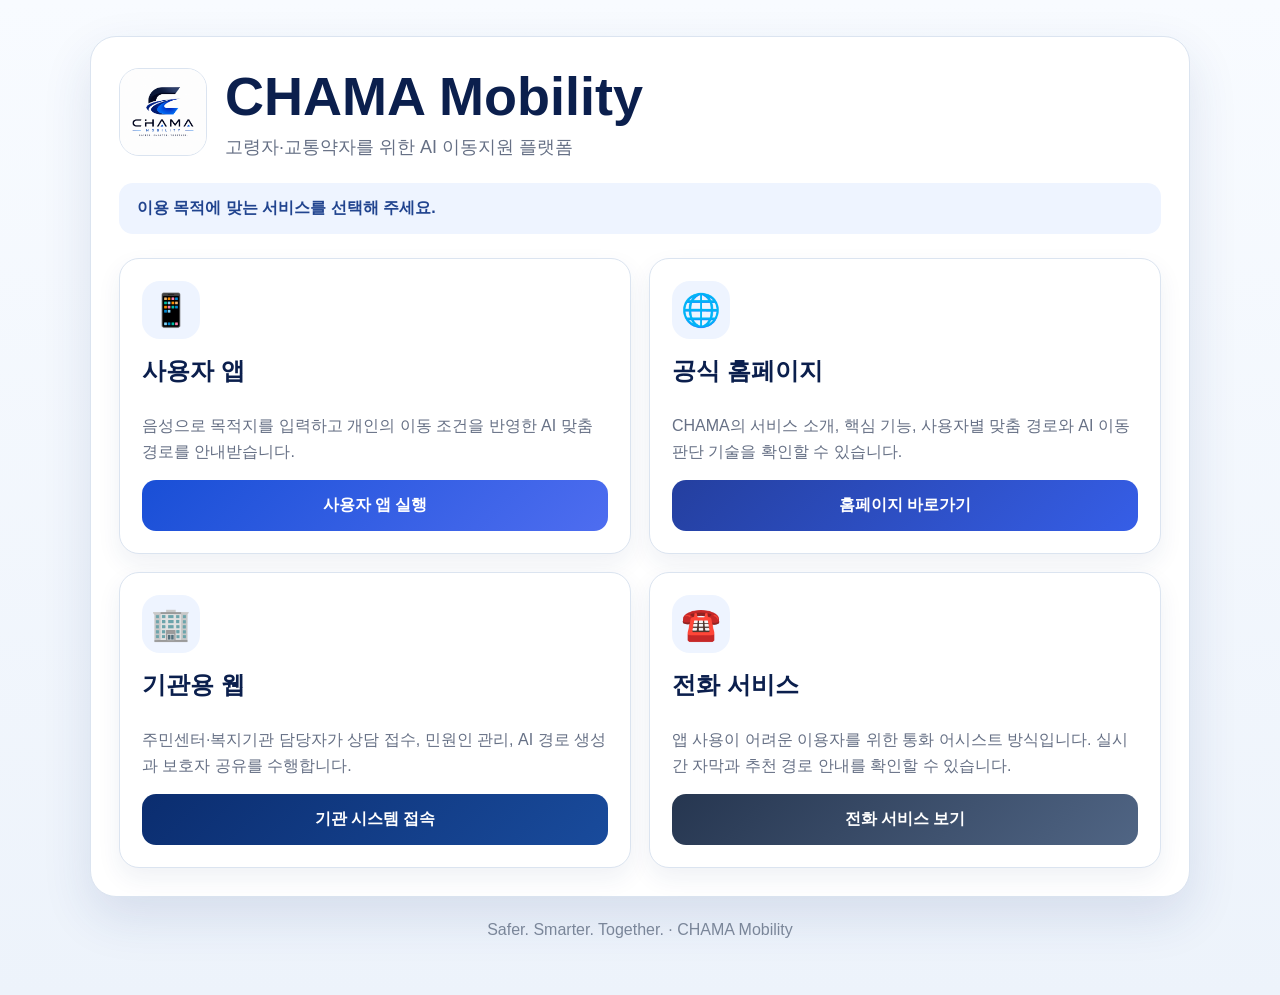
<file: index.html>
<!doctype html>
<html lang="ko">
<head>
<meta charset="utf-8">
<meta name="viewport" content="width=device-width,initial-scale=1">
<title>CHAMA Mobility 서비스 선택</title>
<style>
:root{
  --navy:#0b1f4d;--blue:#194fd6;--blue2:#4e6df0;
  --bg:#f3f7fc;--line:#dbe4f0;--text:#17223b;--muted:#667085;
}
*{box-sizing:border-box}
body{
  margin:0;
  font-family:Arial,"Noto Sans KR",sans-serif;
  background:linear-gradient(180deg,#f8fbff,#edf3fb);
  color:var(--text);
}
.wrap{width:min(1100px,92vw);margin:0 auto;padding:36px 0 56px}
.hero{
  background:#fff;border:1px solid var(--line);border-radius:26px;padding:28px;
  box-shadow:0 20px 50px rgba(30,60,120,.12)
}
.brand{display:flex;align-items:center;gap:18px}
.logo{
  width:88px;height:88px;border-radius:20px;border:1px solid var(--line);
  background:#fff;
  display:flex;align-items:center;justify-content:center;overflow:hidden;
}
.logo img{
  width:100%;height:100%;object-fit:contain;
}
h1{margin:0;color:var(--navy);font-size:clamp(32px,5vw,54px)}
.sub{margin:8px 0 0;color:var(--muted);font-size:18px}
.notice{
  margin-top:24px;background:#eef4ff;color:#21448f;
  padding:15px 18px;border-radius:14px;font-weight:700
}
.grid{
  display:grid !important;
  grid-template-columns:1fr 1fr !important;
  gap:18px;
  margin-top:24px;
  width:100%;
}
.card{
  background:#fff;border:1px solid var(--line);border-radius:20px;padding:22px;
  display:flex;flex-direction:column;min-height:270px;
  box-shadow:0 10px 24px rgba(30,60,120,.07)
}
.icon{
  font-size:32px;width:58px;height:58px;border-radius:18px;
  background:#eef4ff;display:grid;place-items:center;margin-bottom:16px
}
h2{margin:0 0 10px;color:var(--navy)}
p{color:var(--muted);line-height:1.6}
.btn{
  margin-top:auto;display:inline-flex;justify-content:center;align-items:center;
  text-decoration:none;border:0;border-radius:14px;padding:15px 16px;
  font-weight:800;font-size:16px;color:#fff;
  background:linear-gradient(135deg,var(--blue),var(--blue2));cursor:pointer
}
.btn.admin{background:linear-gradient(135deg,#0b2d6f,#194b9c)}
.btn.phone{background:linear-gradient(135deg,#263650,#506584)}
.btn.home{background:linear-gradient(135deg,#243f9f,#365ee7)}
.phone-panel{
  display:none;margin-top:24px;background:#fff;border:1px solid var(--line);
  border-radius:20px;padding:22px
}
.phone-panel.open{display:block}
.call-demo{
  background:#f7f9fd;border:1px solid var(--line);border-radius:18px;
  padding:22px;display:grid;gap:12px
}
.bubble{padding:14px 16px;border-radius:14px;max-width:82%;line-height:1.5}
.ai{background:#eaf1ff;color:#173b86}
.user{background:#f1f3f7;margin-left:auto;color:#344054}
.close{
  margin-top:14px;border:0;border-radius:12px;padding:12px 16px;
  background:#eef2f8;font-weight:700;cursor:pointer
}
footer{text-align:center;color:#7a8699;margin-top:24px}
@media(max-width:820px){
  .wrap{
    width:96vw;
    padding:16px 0 30px;
  }

  .hero{
    padding:14px;
    border-radius:18px;
  }

  .grid{
    grid-template-columns:repeat(2,minmax(0,1fr)) !important;
    gap:10px !important;
  }

  .card{
    padding:14px;
    min-height:250px;
    border-radius:16px;
  }

  .card h2{
    font-size:20px;
    line-height:1.25;
    word-break:keep-all;
  }

  .card p{
    font-size:13px;
    line-height:1.5;
    word-break:keep-all;
  }

  .btn{
    font-size:13px;
    padding:12px 6px;
    word-break:keep-all;
  }

  .icon{
    width:48px;
    height:48px;
    font-size:25px;
    margin-bottom:12px;
  }

  .brand{
    align-items:center;
    gap:10px;
  }

  .logo{
    width:60px !important;
    height:60px !important;
    min-width:60px !important;
  }

  h1{
    font-size:28px;
  }

  .sub{
    font-size:13px;
  }

  .notice{
    font-size:14px;
    padding:12px;
  }
}
</style>
</head>
<body>
<main class="wrap">
<section class="hero">
  <div class="brand">
    <div class="logo" style="width:88px !important;height:88px !important;min-width:88px !important;overflow:hidden !important;"><img src="assets/로고 사진.png" alt="CHAMA Mobility Logo" style="width:100% !important;height:100% !important;object-fit:contain !important;display:block !important;"></div>
    <div>
      <h1>CHAMA Mobility</h1>
      <div class="sub">고령자·교통약자를 위한 AI 이동지원 플랫폼</div>
    </div>
  </div>

  <div class="notice">이용 목적에 맞는 서비스를 선택해 주세요.</div>

  <div class="grid" style="display:grid !important;grid-template-columns:repeat(2,minmax(0,1fr)) !important;gap:18px !important;width:100% !important;">
    <article class="card">
      <div class="icon">📱</div>
      <h2>사용자 앱</h2>
      <p>음성으로 목적지를 입력하고 개인의 이동 조건을 반영한 AI 맞춤 경로를 안내받습니다.</p>
      <a class="btn" href="https://remix-0807-6005.ai.studio" target="_blank" rel="noopener">사용자 앱 실행</a>
    </article>
    <article class="card">
      <div class="icon">🌐</div>
      <h2>공식 홈페이지</h2>
      <p>CHAMA의 서비스 소개, 핵심 기능, 사용자별 맞춤 경로와 AI 이동판단 기술을 확인할 수 있습니다.</p>
      <a class="btn home" href="https://qhtjd3754-hub.github.io/CHAMA-homepage/" target="_blank" rel="noopener">홈페이지 바로가기</a>
    </article>

    <article class="card">
      <div class="icon">🏢</div>
      <h2>기관용 웹</h2>
      <p>주민센터·복지기관 담당자가 상담 접수, 민원인 관리, AI 경로 생성과 보호자 공유를 수행합니다.</p>
     <a class="btn admin" href="https://chama-ai-0810.ai.studio" target="_blank" rel="noopener">기관 시스템 접속</a>
    </article>

    <article class="card">
      <div class="icon">☎️</div>
      <h2>전화 서비스</h2>
      <p>앱 사용이 어려운 이용자를 위한 통화 어시스트 방식입니다. 실시간 자막과 추천 경로 안내를 확인할 수 있습니다.</p>
      <button class="btn phone" id="showPhone" type="button">전화 서비스 보기</button>
    </article>
  </div>

<section class="phone-panel" id="phonePanel">
  <h2>전화 서비스 이용 예시</h2>

  <div style="text-align:center;padding:20px;">
    <img src="call-assist.png"
         alt="통화 어시스트"
         style="max-width:100%;border-radius:18px;box-shadow:0 8px 24px rgba(0,0,0,.15);">

    <p style="margin-top:20px;font-size:17px;line-height:1.7;">
      통화 중 '통화 어시스트' 버튼을 누르면 실시간 자막,
      대화 요약, 추천 경로를 한 화면에서 확인할 수 있습니다.
    </p>

    <button class="close" id="hidePhone" type="button">닫기</button>
  </div>
</section>
</section>

<footer>Safer. Smarter. Together. · CHAMA Mobility</footer>
</main>

<script>
const panel=document.getElementById('phonePanel');
document.getElementById('showPhone').onclick=()=>{
  panel.classList.add('open');
  panel.scrollIntoView({behavior:'smooth'});
};
document.getElementById('hidePhone').onclick=()=>panel.classList.remove('open');
</script>
</body>
</html>
</file>
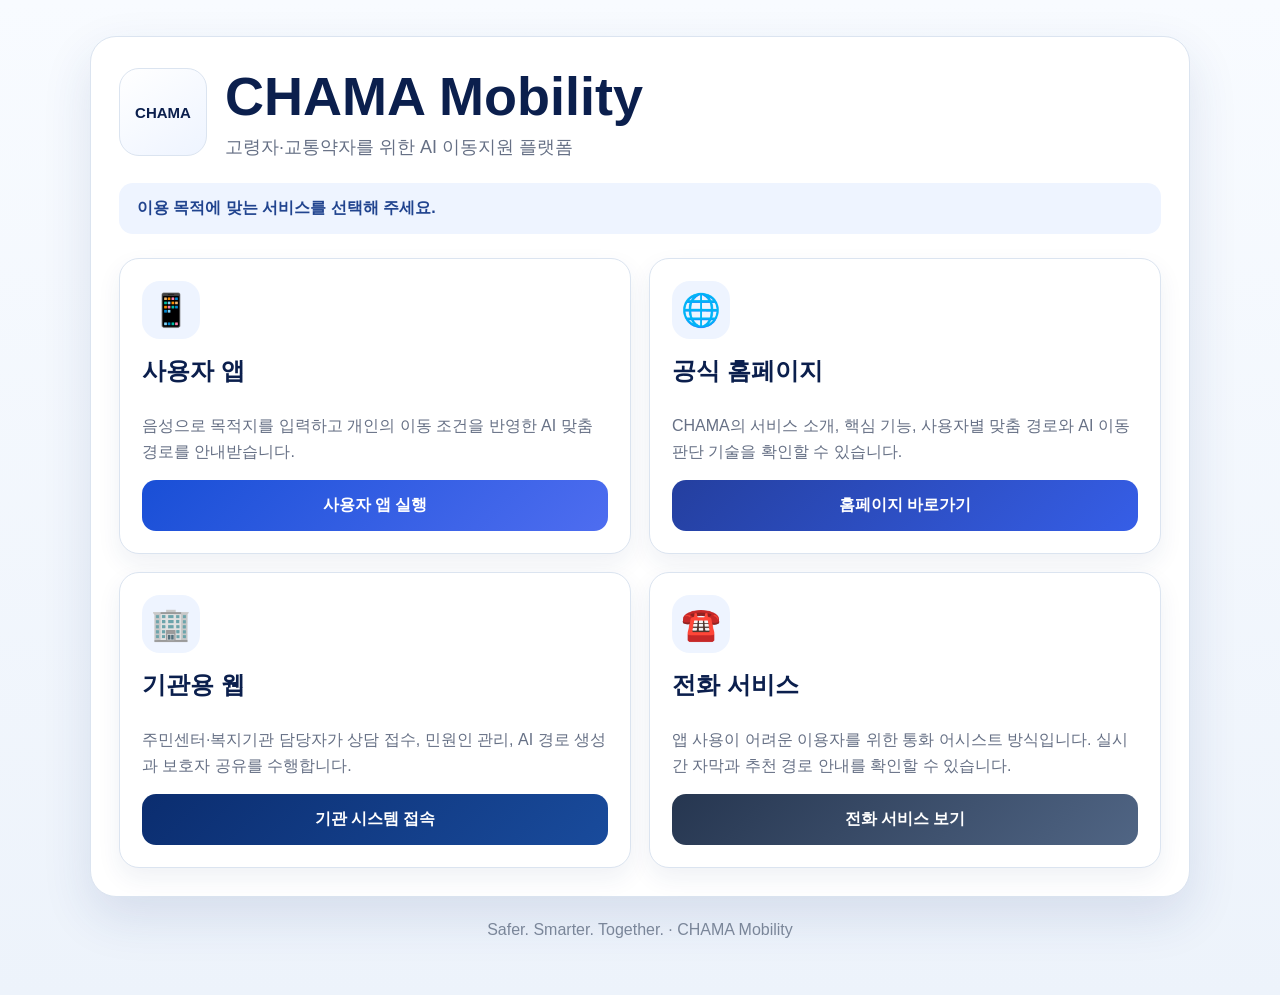
<file: index.html.html>
<!doctype html>
<html lang="ko">
<head>
<meta charset="utf-8">
<meta name="viewport" content="width=device-width,initial-scale=1">
<title>CHAMA Mobility 서비스 선택</title>
<style>
:root{
  --navy:#0b1f4d;--blue:#194fd6;--blue2:#4e6df0;
  --bg:#f3f7fc;--line:#dbe4f0;--text:#17223b;--muted:#667085;
}
*{box-sizing:border-box}
body{
  margin:0;
  font-family:Arial,"Noto Sans KR",sans-serif;
  background:linear-gradient(180deg,#f8fbff,#edf3fb);
  color:var(--text);
}
.wrap{width:min(1100px,92vw);margin:0 auto;padding:36px 0 56px}
.hero{
  background:#fff;border:1px solid var(--line);border-radius:26px;padding:28px;
  box-shadow:0 20px 50px rgba(30,60,120,.12)
}
.brand{display:flex;align-items:center;gap:18px}
.logo{
  width:88px;height:88px;border-radius:20px;border:1px solid var(--line);
  background:linear-gradient(145deg,#fff,#eef4ff);
  display:grid;place-items:center;color:var(--navy);font-weight:900;font-size:15px;
}
h1{margin:0;color:var(--navy);font-size:clamp(32px,5vw,54px)}
.sub{margin:8px 0 0;color:var(--muted);font-size:18px}
.notice{
  margin-top:24px;background:#eef4ff;color:#21448f;
  padding:15px 18px;border-radius:14px;font-weight:700
}
.grid{
  display:grid;grid-template-columns:repeat(2,1fr);
  gap:18px;margin-top:24px
}
.card{
  background:#fff;border:1px solid var(--line);border-radius:20px;padding:22px;
  display:flex;flex-direction:column;min-height:270px;
  box-shadow:0 10px 24px rgba(30,60,120,.07)
}
.icon{
  font-size:32px;width:58px;height:58px;border-radius:18px;
  background:#eef4ff;display:grid;place-items:center;margin-bottom:16px
}
h2{margin:0 0 10px;color:var(--navy)}
p{color:var(--muted);line-height:1.6}
.btn{
  margin-top:auto;display:inline-flex;justify-content:center;align-items:center;
  text-decoration:none;border:0;border-radius:14px;padding:15px 16px;
  font-weight:800;font-size:16px;color:#fff;
  background:linear-gradient(135deg,var(--blue),var(--blue2));cursor:pointer
}
.btn.admin{background:linear-gradient(135deg,#0b2d6f,#194b9c)}
.btn.phone{background:linear-gradient(135deg,#263650,#506584)}
.btn.home{background:linear-gradient(135deg,#243f9f,#365ee7)}
.phone-panel{
  display:none;margin-top:24px;background:#fff;border:1px solid var(--line);
  border-radius:20px;padding:22px
}
.phone-panel.open{display:block}
.call-demo{
  background:#f7f9fd;border:1px solid var(--line);border-radius:18px;
  padding:22px;display:grid;gap:12px
}
.bubble{padding:14px 16px;border-radius:14px;max-width:82%;line-height:1.5}
.ai{background:#eaf1ff;color:#173b86}
.user{background:#f1f3f7;margin-left:auto;color:#344054}
.close{
  margin-top:14px;border:0;border-radius:12px;padding:12px 16px;
  background:#eef2f8;font-weight:700;cursor:pointer
}
footer{text-align:center;color:#7a8699;margin-top:24px}
@media(max-width:820px){
  .grid{grid-template-columns:1fr}
  .brand{align-items:flex-start}
  .logo{width:72px;height:72px}
}
</style>
</head>
<body>
<main class="wrap">
<section class="hero">
  <div class="brand">
    <div class="logo">CHAMA</div>
    <div>
      <h1>CHAMA Mobility</h1>
      <div class="sub">고령자·교통약자를 위한 AI 이동지원 플랫폼</div>
    </div>
  </div>

  <div class="notice">이용 목적에 맞는 서비스를 선택해 주세요.</div>

  <div class="grid">
    <article class="card">
      <div class="icon">📱</div>
      <h2>사용자 앱</h2>
      <p>음성으로 목적지를 입력하고 개인의 이동 조건을 반영한 AI 맞춤 경로를 안내받습니다.</p>
      <a class="btn" href="https://service-7731.ai.studio/" target="_blank" rel="noopener">사용자 앱 실행</a>
    </article>

    <article class="card">
      <div class="icon">🌐</div>
      <h2>공식 홈페이지</h2>
      <p>CHAMA의 서비스 소개, 핵심 기능, 사용자별 맞춤 경로와 AI 이동판단 기술을 확인할 수 있습니다.</p>
      <a class="btn home" href="https://qhtjd3754-hub.github.io/CHAMA-homepage/" target="_blank" rel="noopener">홈페이지 바로가기</a>
    </article>

    <article class="card">
      <div class="icon">🏢</div>
      <h2>기관용 웹</h2>
      <p>주민센터·복지기관 담당자가 상담 접수, 민원인 관리, AI 경로 생성과 보호자 공유를 수행합니다.</p>
      <a class="btn admin" href="https://chama-mobility-v1.ai.studio/" target="_blank" rel="noopener">기관 시스템 접속</a>
    </article>

    <article class="card">
      <div class="icon">☎️</div>
      <h2>전화 서비스</h2>
      <p>앱 사용이 어려운 이용자를 위한 통화 어시스트 방식입니다. 실시간 자막과 추천 경로 안내를 확인할 수 있습니다.</p>
      <button class="btn phone" id="showPhone" type="button">전화 서비스 보기</button>
    </article>
  </div>

  <section class="phone-panel" id="phonePanel">
    <h2>전화 서비스 이용 예시</h2>
    <div class="call-demo">
      <div class="bubble user">서울역에 가기 전에 주민센터를 들르고 싶어요.</div>
      <div class="bubble ai">이동 조건을 반영해 계단을 피하고 저상버스를 이용하는 경로를 안내해드릴게요.</div>
      <div class="bubble user">보호자에게도 도착 예정시간을 알려주세요.</div>
      <div class="bubble ai">현재 경로와 예상 도착시간을 보호자에게 공유했습니다.</div>
    </div>
    <button class="close" id="hidePhone" type="button">닫기</button>
  </section>
</section>

<footer>Safer. Smarter. Together. · CHAMA Mobility</footer>
</main>

<script>
const panel=document.getElementById('phonePanel');
document.getElementById('showPhone').onclick=()=>{
  panel.classList.add('open');
  panel.scrollIntoView({behavior:'smooth'});
};
document.getElementById('hidePhone').onclick=()=>panel.classList.remove('open');
</script>
</body>
</html>
</file>
